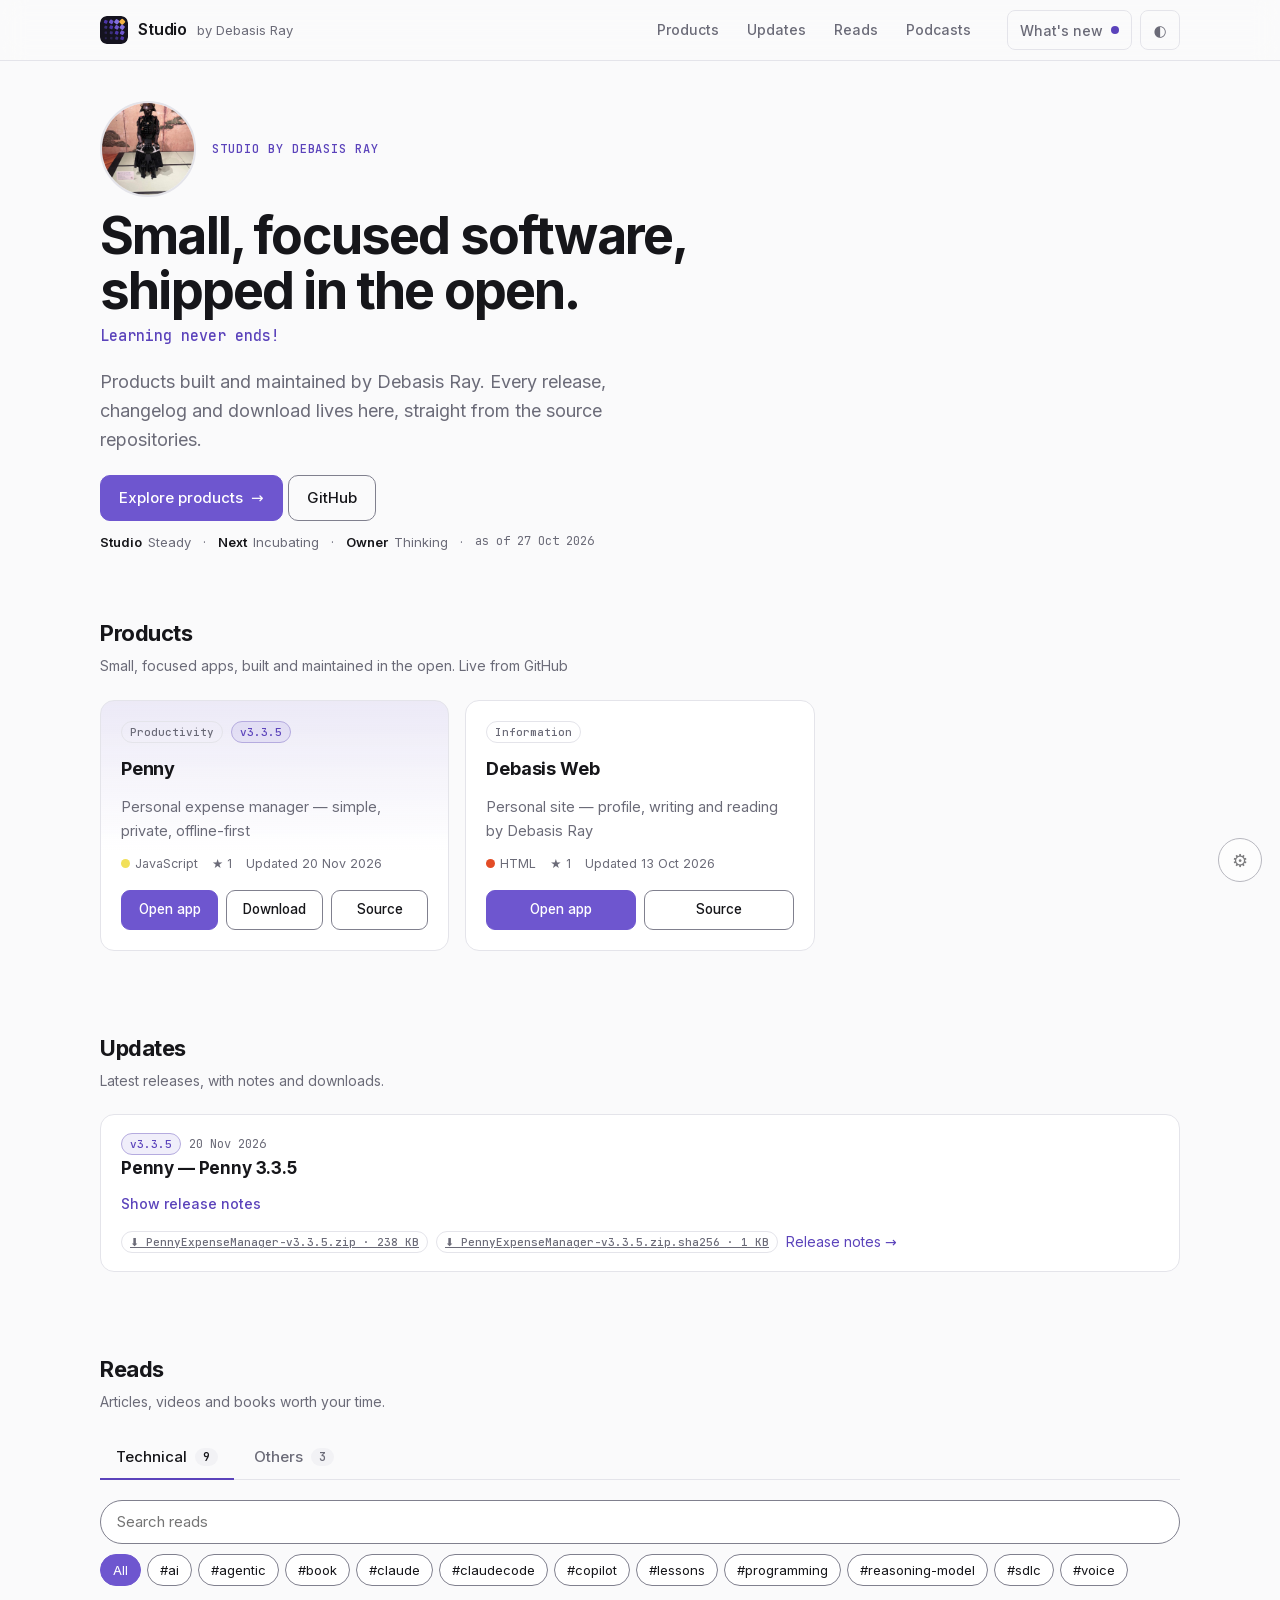
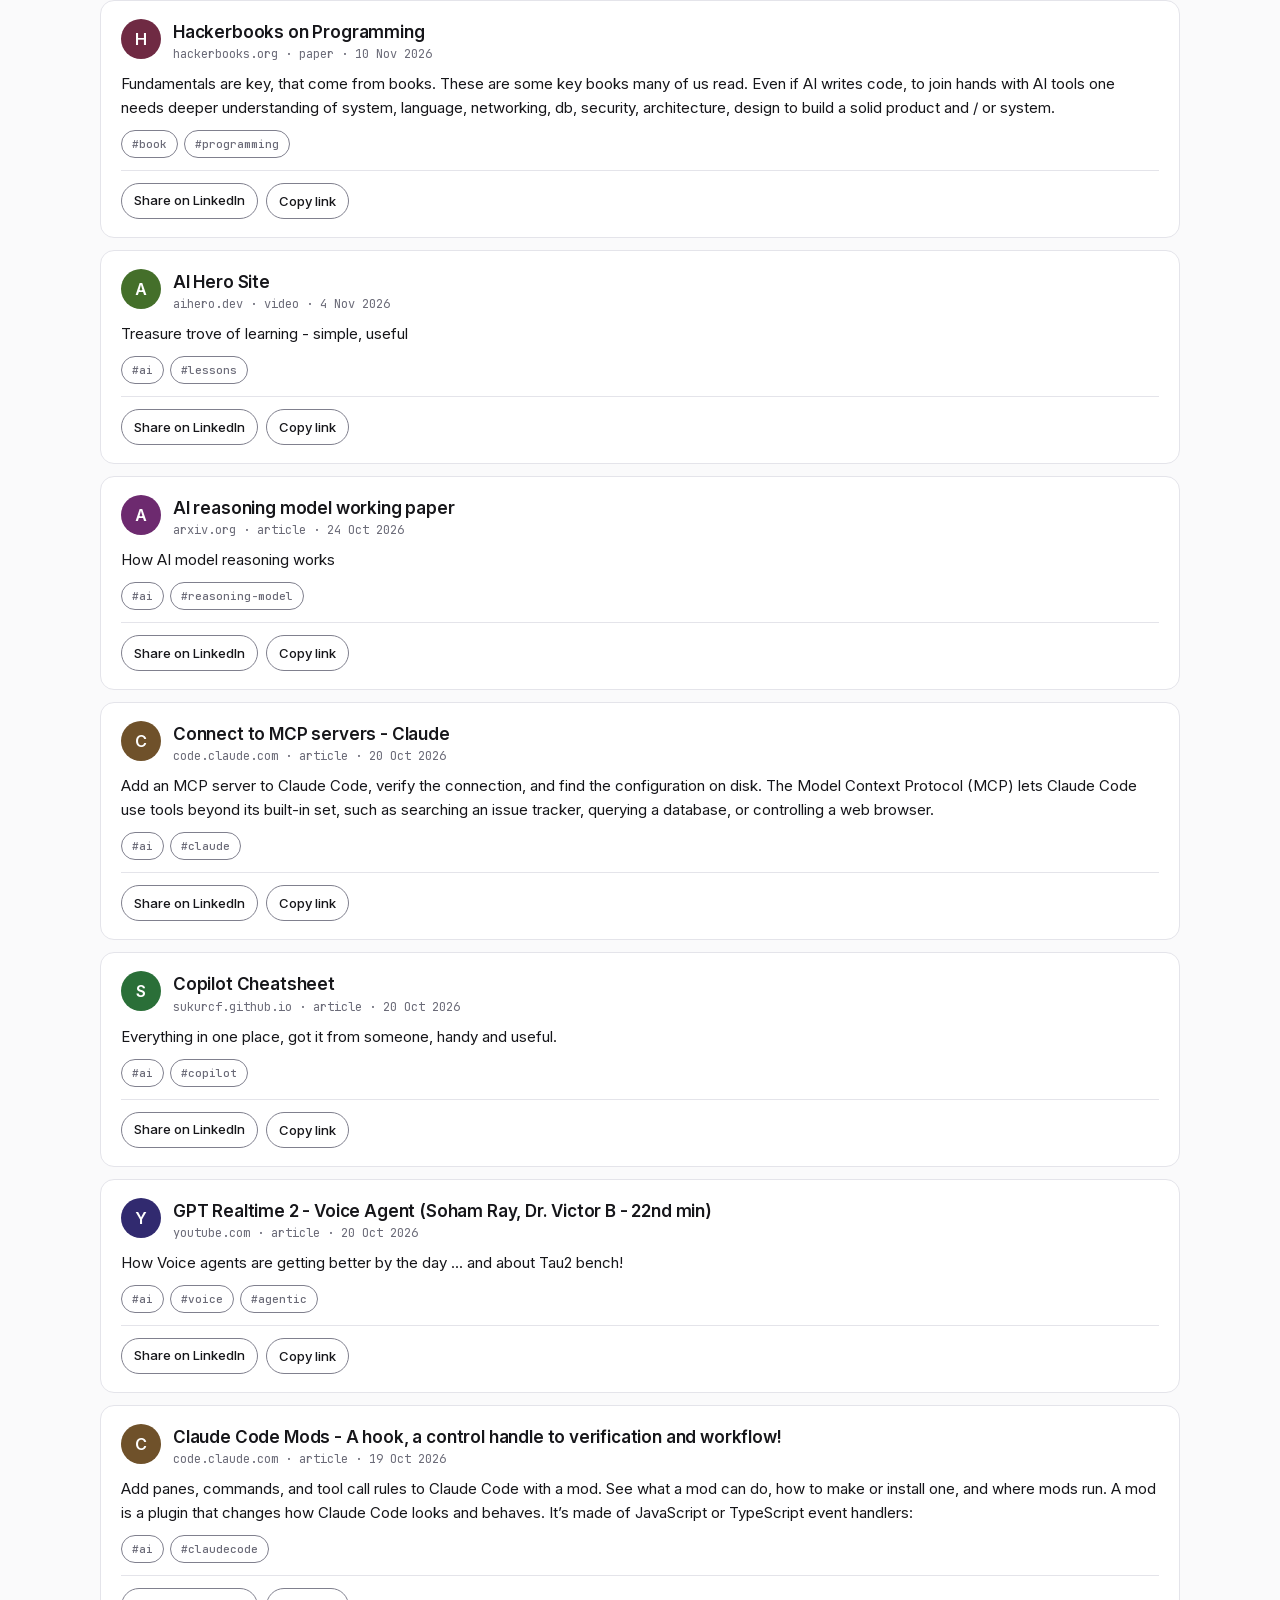
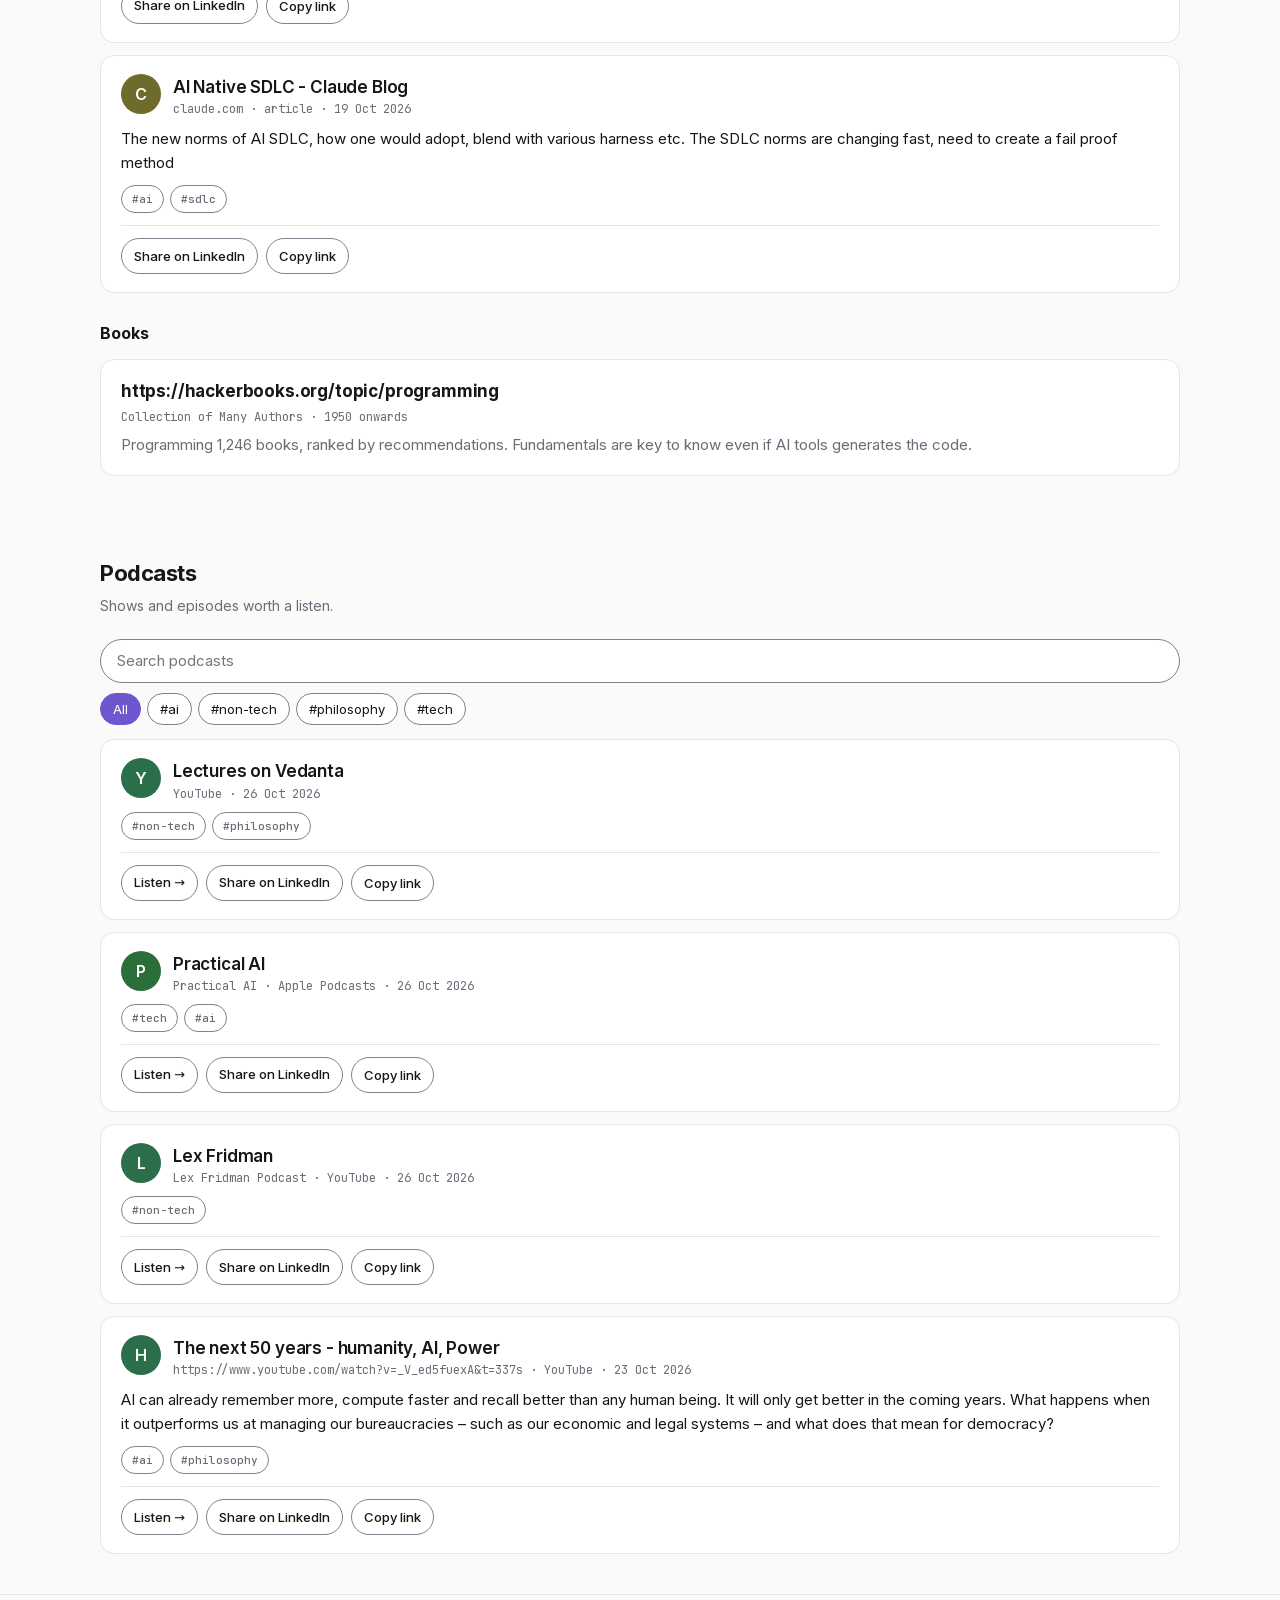
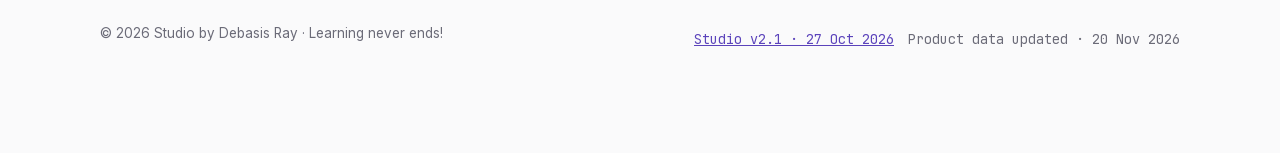
<file: index.html>
<!doctype html>
<html lang="en" data-theme="dark">
<head>
<meta charset="utf-8">
<meta name="viewport" content="width=device-width, initial-scale=1">
<title>Studio by Debasis Ray — learning never ends!</title>
<meta name="description" content="Studio by Debasis Ray: small, focused software products with release notes, writing and a curated reading list. Learning never ends!">
<meta http-equiv="Content-Security-Policy" content="default-src 'none'; script-src 'self'; style-src 'self'; font-src 'self'; img-src 'self' data:; connect-src 'self' https://api.github.com; base-uri 'none'; form-action 'none'">
<meta name="referrer" content="strict-origin-when-cross-origin">
<link rel="icon" type="image/svg+xml" href="assets/logo.svg">
<link rel="preload" href="fonts/inter-latin.woff2" as="font" type="font/woff2" crossorigin>
<link rel="stylesheet" href="css/site.css">
<script type="application/ld+json">
{
  "@context": "https://schema.org",
  "@type": "Person",
  "name": "Debasis Ray",
  "alternateName": "debasisr66",
  "jobTitle": "Executive Vice President",
  "worksFor": {
    "@type": "Organization",
    "name": "Cybage Software",
    "url": "https://cybage.com"
  },
  "url": "https://debasisr66.github.io/studio/",
  "sameAs": [
    "https://github.com/debasisr66",
    "https://www.linkedin.com/in/debasisray/",
    "https://cybage.com/about-us/debasis-ray"
  ]
}
</script>
</head>
<body id="top">
<a class="skip" href="#main">Skip to content</a>
<noscript>
<section>
<h2>Featured Products by Debasis Ray</h2>
<ul>
<li><a href="https://debasisr66.github.io/PennyExpenseManager/">Penny Expense Manager</a> — Offline-capable, zero-dependency personal expense tracker with Hindi, Hinglish, and Spanish voice entry.</li>
</ul>
</section>
</noscript>

<header class="top">
  <div class="wrap">
    <a class="brand" href="#top" aria-label="Studio by Debasis Ray, back to top"><img class="logo" src="assets/logo.svg" alt="" width="28" height="28"> Studio <small>by Debasis Ray</small></a>
    <!-- the links in both navs are the fallback for a page where scripts fail; app.js rebuilds both from SECTIONS -->
    <nav class="links" id="navlinks" aria-label="Sections">
      <a href="#products">Products</a><a href="#updates">Updates</a><a href="#reads">Reads</a><a href="#podcasts">Podcasts</a>
    </nav>
    <div class="hdr-actions">
      <button class="whatsnew" id="whatsNewBtn" type="button" aria-haspopup="dialog" aria-label="What's new" hidden><span class="wn-text" aria-hidden="true">What's new</span><span class="wn-icon" aria-hidden="true">✦</span><span class="wn-dot" id="wnDot" aria-hidden="true" hidden></span></button>
      <button class="icon-btn" id="theme" type="button" aria-label="Switch theme"><span aria-hidden="true">◐</span></button>
    </div>
  </div>
</header>

<main id="main">
  <section class="hero"><div class="wrap">
    <div class="who">
      <div class="photo">
        <img id="profileImg" class="photo-img" alt="Debasis Ray" width="96" height="96" hidden>
        <span class="photo-mono" id="profileMono" aria-hidden="true">D</span>
      </div>
      <div class="who-text">
        <div class="eyebrow">Studio by Debasis Ray</div>
        <button class="addbtn" id="changePhoto" type="button" aria-label="Change profile photo">Change photo</button>
      </div>
      <input type="file" id="photoFile" accept="image/png,image/jpeg,image/webp" hidden>
    </div>
    <h1>Small, focused software, shipped in the open.</h1>
    <p class="tagline">Learning never ends!</p>
    <p>Products built and maintained by Debasis Ray. Every release, changelog and download lives here, straight from the source repositories.</p>
    <a class="cta" href="#products">Explore products <span aria-hidden="true">→</span></a>
    <a class="cta ghost" href="https://github.com/debasisr66" rel="noopener noreferrer">GitHub<span class="sr"> (opens in a new tab)</span></a>
    <div class="owner-status" id="ownerStatus" role="group" aria-label="Studio status" hidden></div>
  </div></section>

  <noscript><div class="wrap"><div class="notice">This site needs JavaScript to show products and reading lists. The source is at <a href="https://github.com/debasisr66/studio">github.com/debasisr66/studio</a>.</div></div></noscript>

  <section class="block" id="products" aria-labelledby="h-products"><div class="wrap">
    <div class="sec-head"><h2 id="h-products">Products</h2><p class="sec-desc">Small, focused apps, built and maintained in the open. <span id="syncnote"></span></p></div>
    <div id="notice"></div>
    <div class="grid" id="grid" aria-busy="true"><div class="card skel" aria-hidden="true"></div><div class="card skel" aria-hidden="true"></div></div>
  </div></section>

  <section class="block" id="updates" aria-labelledby="h-updates"><div class="wrap">
    <div class="sec-head"><h2 id="h-updates">Updates</h2><p class="sec-desc">Latest releases, with notes and downloads.</p></div>
    <div class="feed" id="updatesFeed"></div>
  </div></section>

  <section class="block" id="reads" aria-labelledby="h-reads"><div class="wrap">
    <div class="sec-head"><h2 id="h-reads">Reads</h2><p class="sec-desc">Articles, videos and books worth your time.</p></div>
    <div class="tabs" id="readTabs" role="tablist" aria-label="Reads sections"></div>
    <div class="reads" id="readsPanel" role="tabpanel" aria-labelledby="tab-technical">
        <div class="composer" id="composer">
          <button class="composer-open" id="composerOpen" type="button" aria-expanded="false" aria-controls="composerForm">
            <span class="avatar" aria-hidden="true">D</span><span>Share a read…</span>
          </button>
          <form id="composerForm" novalidate aria-labelledby="composerTitle">
            <h4 id="composerTitle" class="sr">Share a read</h4>
            <p class="muted-xs">Podcast links go in <a href="#podcasts">Podcasts</a>.</p>
            <div class="field"><label for="cf-url">Link</label>
              <input id="cf-url" name="url" type="text" inputmode="url" autocomplete="off" placeholder="https://…" aria-describedby="cf-url-err">
              <div class="field-err" id="cf-url-err" role="alert"></div></div>
            <div class="field"><label for="cf-title">Title</label>
              <input id="cf-title" name="title" type="text" autocomplete="off" aria-describedby="cf-title-err">
              <div class="field-err" id="cf-title-err" role="alert"></div></div>
            <div class="field"><label for="cf-comment">Your take <span class="opt">(optional)</span></label>
              <textarea id="cf-comment" name="comment" aria-describedby="cf-comment-help cf-comment-err" placeholder="Why is this worth reading?"></textarea>
              <div class="help"><span id="cf-comment-err" class="field-err m0" role="alert"></span><span id="cf-comment-help" aria-live="off"><span id="cf-count">0</span>/280</span></div></div>
            <div class="fields-2">
              <div class="field"><label for="cf-kind">Type</label>
                <select id="cf-kind" name="kind"><option value="article">Article</option><option value="video">Video</option><option value="paper">Paper</option><option value="tool">Tool</option></select></div>
              <div class="field"><label for="cf-tags">Tags <span class="opt">(comma separated, up to 5)</span></label>
                <input id="cf-tags" name="tags" type="text" autocomplete="off" placeholder="ai, architecture"></div>
            </div>
            <fieldset class="sect-field" id="cf-category" aria-describedby="cf-category-err"><legend>Section</legend><div class="radios" id="cf-category-opts"></div>
              <div class="field-err" id="cf-category-err" role="alert"></div></fieldset>
            <div class="preview" id="cf-preview-wrap"><h4>Preview</h4><div id="cf-preview"></div><p class="muted-xs" id="cf-preview-section"></p></div>
            <div class="form-btns">
              <button type="button" class="cta ghost" id="cf-cancel">Cancel</button>
              <button type="submit" class="cta" id="cf-submit">Post</button>
            </div>
          </form>
        </div>

        <div class="toolbar" id="toolbar" hidden>
          <input type="search" id="readSearch" aria-label="Search reads" placeholder="Search reads" autocomplete="off">
          <div class="chips" id="tagChips" role="group" aria-label="Filter by tag"></div>
        </div>
        <p class="count" id="readCount" aria-live="polite"></p>
        <div class="feed" id="articlesFeed"></div>
      <div class="books" id="booksBlock">
        <h3 class="sub-h">Books</h3>
        <button class="addbtn" id="addBook" type="button">+ Add book</button>
        <div class="feed" id="booksFeed"></div>
      </div>
    </div>
  </div></section>

  <section class="block" id="podcasts" aria-labelledby="h-podcasts"><div class="wrap">
    <div class="sec-head"><h2 id="h-podcasts">Podcasts</h2><p class="sec-desc">Shows and episodes worth a listen.</p></div>

    <div class="composer" id="podcastComposer">
      <button class="composer-open" id="podcastComposerOpen" type="button" aria-expanded="false" aria-controls="podcastForm">
        <span class="avatar" aria-hidden="true">D</span><span>Share a podcast…</span>
      </button>
      <form id="podcastForm" novalidate aria-labelledby="podcastFormTitle">
        <h4 id="podcastFormTitle" class="sr">Share a podcast</h4>
        <div class="field"><label for="pf-url">Link</label>
          <input id="pf-url" name="url" type="text" inputmode="url" autocomplete="off" placeholder="https://…" aria-describedby="pf-url-err">
          <div class="field-err" id="pf-url-err" role="alert"></div></div>
        <div class="field"><label for="pf-title">Title</label>
          <input id="pf-title" name="title" type="text" autocomplete="off" aria-describedby="pf-title-err">
          <div class="field-err" id="pf-title-err" role="alert"></div></div>
        <div class="fields-2">
          <div class="field"><label for="pf-show">Show <span class="opt">(optional)</span></label>
            <input id="pf-show" name="show" type="text" autocomplete="off" aria-describedby="pf-show-err">
            <div class="field-err" id="pf-show-err" role="alert"></div></div>
          <div class="field"><label for="pf-tags">Tags <span class="opt">(comma separated, up to 5)</span></label>
            <input id="pf-tags" name="tags" type="text" autocomplete="off" placeholder="ai, history"></div>
        </div>
        <div class="field"><label for="pf-comment">Your take <span class="opt">(optional)</span></label>
          <textarea id="pf-comment" name="comment" aria-describedby="pf-comment-help pf-comment-err" placeholder="Why is this worth a listen?"></textarea>
          <div class="help"><span id="pf-comment-err" class="field-err m0" role="alert"></span><span id="pf-comment-help" aria-live="off"><span id="pf-count">0</span>/280</span></div></div>
        <div class="preview"><h4>Preview</h4><div id="pf-preview"></div></div>
        <div class="form-btns">
          <button type="button" class="cta ghost" id="pf-cancel">Cancel</button>
          <button type="submit" class="cta" id="pf-submit">Post</button>
        </div>
      </form>
    </div>

    <div class="toolbar" id="podcastToolbar" hidden>
      <input type="search" id="podcastSearch" aria-label="Search podcasts" placeholder="Search podcasts" autocomplete="off">
      <div class="chips" id="podcastChips" role="group" aria-label="Filter by tag"></div>
    </div>
    <p class="count" id="podcastCount" aria-live="polite"></p>
    <div class="feed" id="podcastFeed"></div>
  </div></section>
</main>

<footer><div class="wrap">
  <span>© <span id="yr"></span> Studio by Debasis Ray · Learning never ends!</span>
  <span class="mono"><button class="linkbtn" id="versionBtn" type="button" aria-haspopup="dialog" hidden></button><span class="nowrap">Product data updated · <span id="synced">—</span></span></span>
</div></footer>

<nav class="bottom" id="navbottom" aria-label="Sections">
  <a href="#products"><b aria-hidden="true">◧</b>Products</a><a href="#updates"><b aria-hidden="true">↻</b>Updates</a><a href="#reads"><b aria-hidden="true">☰</b>Reads</a><a href="#podcasts"><b aria-hidden="true">♪</b>Podcasts</a>
</nav>

<button id="gear" type="button" aria-label="Add to Studio (owner)" aria-haspopup="dialog">⚙</button>
<div id="adminbar" role="region" aria-label="Admin controls">
  <span>Edit mode</span><span id="dirtyinfo"></span>
  <span class="spacer"></span>
  <button class="cta ghost btn-sm" id="addOpen" type="button" aria-haspopup="dialog">Add to Studio</button>
  <button class="cta ghost btn-sm" id="lockBtn" type="button">Lock &amp; sign out</button>
  <button class="cta btn-sm" id="publishBtn" type="button">Publish changes</button>
</div>

<div id="status" role="status" aria-live="polite"></div>
<div class="modal-bg" id="modalBg"><div class="modal" id="modal" role="dialog" aria-modal="true" aria-labelledby="modalTitle"></div></div>

<div class="modal-bg" id="addBg"><div class="modal sheet" id="addSheet" role="dialog" aria-modal="true" aria-labelledby="addTitle">
  <form id="addForm" novalidate>
    <h3 id="addTitle" tabindex="-1">Add to Studio</h3>
    <p class="muted-sm">Owner tool. Paste a link, choose Read or Podcast, then post. Your token is asked for only when you post.</p>
    <div class="field"><label for="qa-url">Link</label>
      <input id="qa-url" name="url" type="text" inputmode="url" autocomplete="off" placeholder="https://…" aria-describedby="qa-dest qa-url-err">
      <button type="button" class="cta ghost paste-btn" id="qa-paste">Paste from clipboard</button>
      <div class="muted-xs dest" id="qa-dest"></div>
      <div class="field-err" id="qa-url-err" role="alert"></div></div>
    <fieldset class="sect-field" id="qa-kind"><legend>Add as</legend><div class="radios">
      <label class="radio"><input type="radio" name="qa-kind" value="read" checked> Read</label>
      <label class="radio"><input type="radio" name="qa-kind" value="podcast"> Podcast</label></div></fieldset>
    <div class="field"><label for="qa-title">Title</label>
      <input id="qa-title" name="title" type="text" autocomplete="off" aria-describedby="qa-title-err">
      <div class="field-err" id="qa-title-err" role="alert"></div></div>
    <div id="qa-read-fields">
      <fieldset class="sect-field" id="qa-category" aria-describedby="qa-category-err"><legend>Section</legend><div class="radios" id="qa-section-opts"></div>
        <div class="field-err" id="qa-category-err" role="alert"></div></fieldset>
      <div class="field"><label for="qa-type">Type</label>
        <select id="qa-type" name="type"><option value="article">Article</option><option value="video">Video</option><option value="paper">Paper</option><option value="tool">Tool</option></select></div>
    </div>
    <div id="qa-pod-fields" hidden>
      <div class="field"><label for="qa-show">Show <span class="opt">(optional)</span></label>
        <input id="qa-show" name="show" type="text" autocomplete="off" aria-describedby="qa-show-err">
        <div class="field-err" id="qa-show-err" role="alert"></div></div>
    </div>
    <div class="field"><label for="qa-tags">Tags <span class="opt">(comma separated, up to 5)</span></label>
      <input id="qa-tags" name="tags" type="text" autocomplete="off" placeholder="ai, architecture"></div>
    <div class="field"><label for="qa-comment">Your take <span class="opt">(optional)</span></label>
      <textarea id="qa-comment" name="comment" aria-describedby="qa-count-wrap qa-comment-err" placeholder="Why is this worth it?"></textarea>
      <div class="help"><span id="qa-comment-err" class="field-err m0" role="alert"></span><span id="qa-count-wrap" aria-live="off"><span id="qa-count">0</span>/280</span></div></div>
    <div class="err" id="qa-msg" role="alert"></div>
    <div class="muted-xs" id="qa-note" role="status"></div>
    <div class="form-btns">
      <button type="button" class="cta ghost" id="qa-cancel">Cancel</button>
      <button type="button" class="cta ghost" id="qa-draft">Post as draft</button>
      <button type="button" class="cta" id="qa-publish">Post and publish</button>
    </div>
    <div class="edit-entry"><button type="button" class="cta ghost" id="qa-unlock">Edit or delete items</button><p class="muted-xs">Unlocks the owner tools without posting. Your text here is kept.</p></div>
  </form>
</div></div>

<div class="modal-bg" id="tokBg"><div class="modal" id="tokPrompt" role="dialog" aria-modal="true" aria-labelledby="tokTitle">
  <form id="tokForm" novalidate>
    <h3 id="tokTitle" tabindex="-1">Unlock to post</h3>
    <p class="muted-sm">Use the GitHub token for this site. It stays in this tab only and is forgotten when you close it or when a publish succeeds.</p>
    <label for="tok-user">Username</label><input id="tok-user" name="username" type="text" autocomplete="username" value="studio-admin" readonly>
    <label for="pat">Token</label><input id="pat" name="password" type="password" autocomplete="current-password" placeholder="github_pat_…">
    <div class="err" id="tok-err" role="alert"></div>
    <div class="btns"><button type="button" class="cta ghost" id="tok-cancel">Cancel</button><button type="submit" class="cta" id="tok-go">Unlock</button></div>
  </form>
</div></div>

<script src="js/safe-lib.js"></script>
<script src="js/reads-lib.js"></script>
<script src="js/podcast-lib.js"></script>
<script src="js/status-lib.js"></script>
<script src="js/quickadd-lib.js"></script>
<script src="js/token-store.js"></script>
<script src="js/image-lib.js"></script>
<script src="js/app.js"></script>
</body>
</html>
</file>
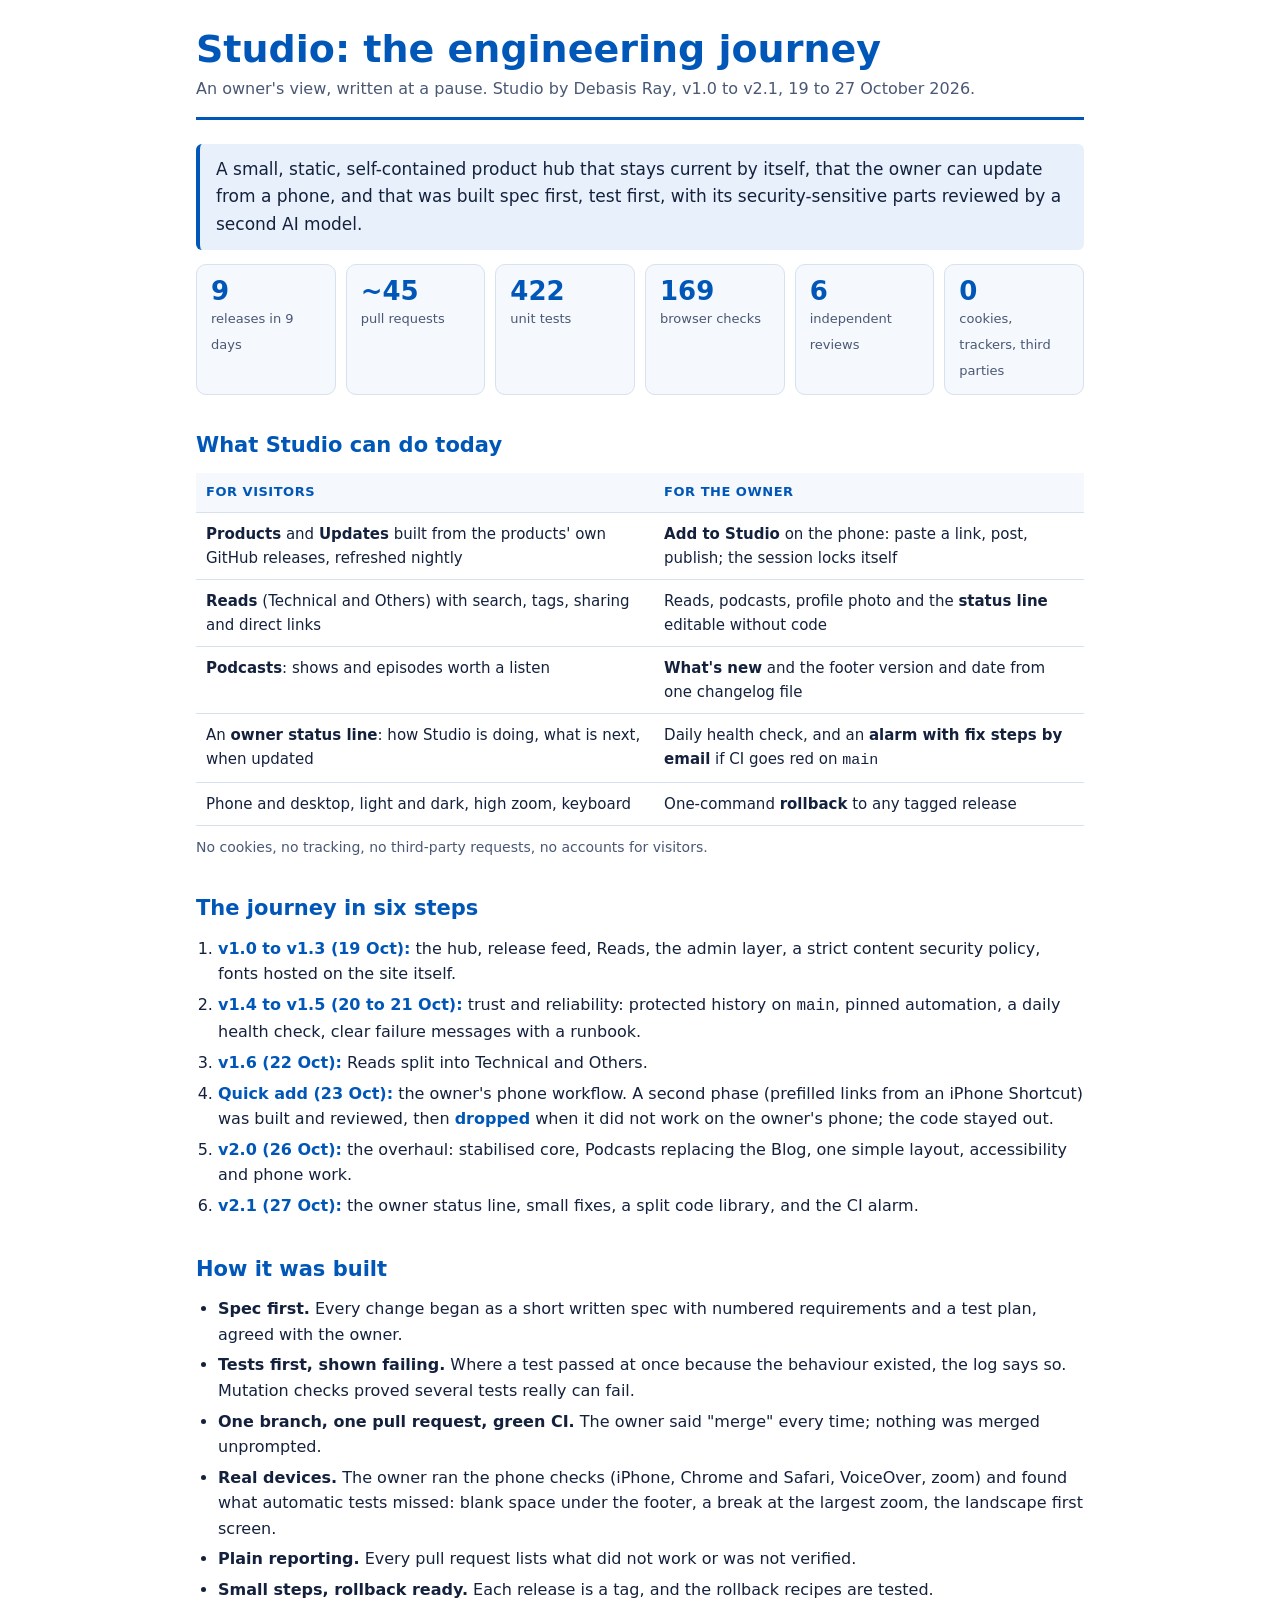
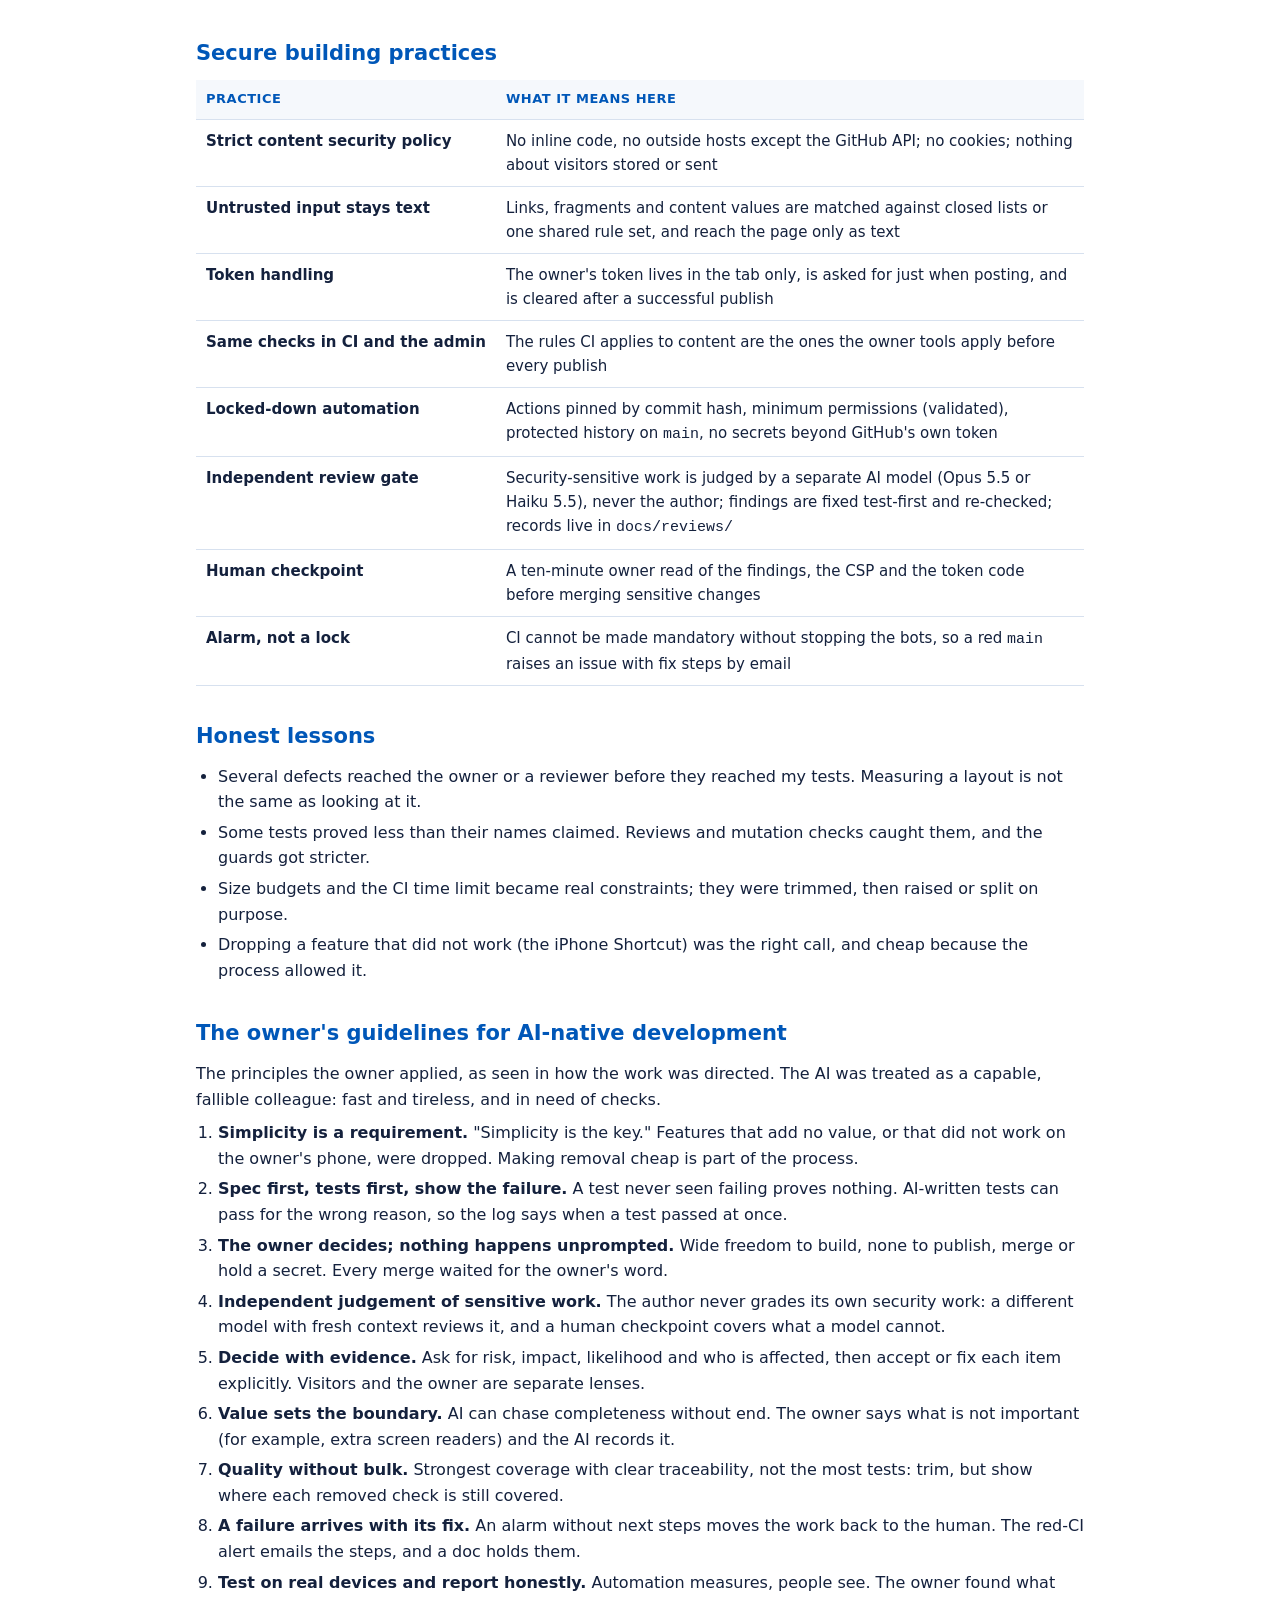
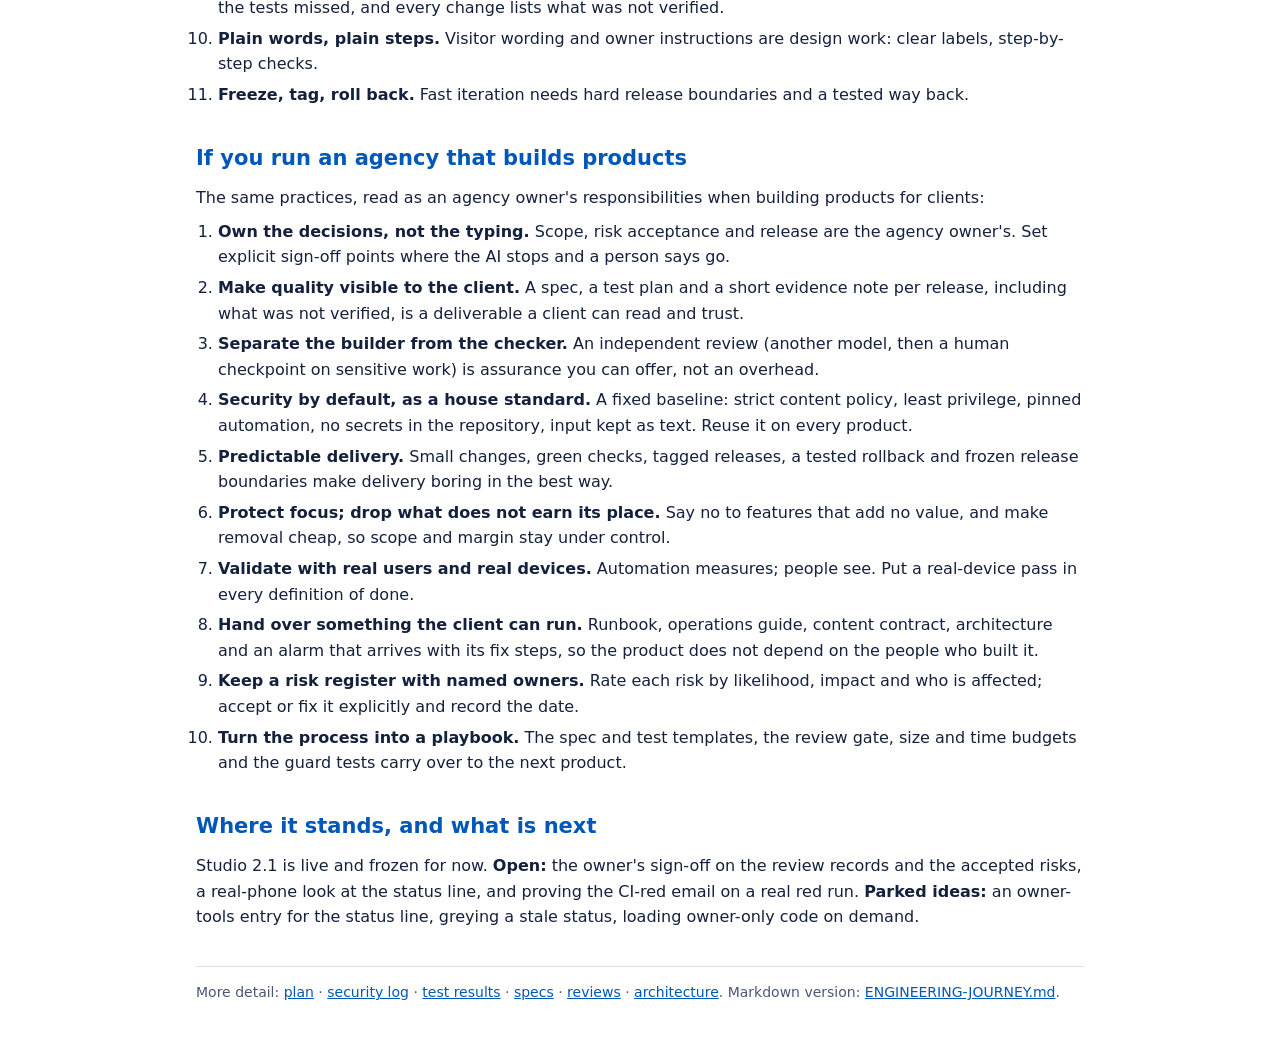
<file: docs/engineering-journey.html>
<!doctype html>
<html lang="en">
<head>
<meta charset="utf-8">
<meta name="viewport" content="width=device-width, initial-scale=1">
<title>Studio: the engineering journey</title>
<meta name="description" content="An owner's view of building Studio: capabilities, process and secure building practices, v1.0 to v2.1.">
<style>
:root{--bg:#fff;--text:#14213d;--muted:#4a5875;--blue:#0057b8;--blue-soft:#e8f1fb;--line:#d7e1ef;--card:#f5f8fc}
@media (prefers-color-scheme:dark){:root{--bg:#0d1526;--text:#e8eefb;--muted:#a9b8d6;--blue:#6fb0ff;--blue-soft:#14284a;--line:#233355;--card:#121d36}}
*{box-sizing:border-box}
body{margin:0;background:var(--bg);color:var(--text);font:16px/1.6 system-ui,-apple-system,"Segoe UI",Roboto,sans-serif}
main{max-width:920px;margin:0 auto;padding:28px 16px 64px}
header{border-bottom:3px solid var(--blue);padding-bottom:16px;margin-bottom:24px}
h1{margin:0 0 4px;font-size:clamp(26px,5vw,38px);line-height:1.15;color:var(--blue)}
.sub{color:var(--muted);margin:0}
h2{margin:34px 0 10px;font-size:21px;color:var(--blue)}
p{margin:8px 0}
.lead{background:var(--blue-soft);border-left:4px solid var(--blue);padding:12px 16px;border-radius:6px;font-size:17px}
.stats{display:grid;grid-template-columns:repeat(auto-fit,minmax(130px,1fr));gap:10px;margin:14px 0}
.stat{background:var(--card);border:1px solid var(--line);border-radius:10px;padding:12px 14px}
.stat b{display:block;font-size:26px;color:var(--blue);line-height:1.1}
.stat span{color:var(--muted);font-size:13px}
table{width:100%;border-collapse:collapse;margin:10px 0;font-size:15px}
th,td{text-align:left;vertical-align:top;padding:9px 10px;border-bottom:1px solid var(--line)}
th{background:var(--card);color:var(--blue);font-size:13px;text-transform:uppercase;letter-spacing:.04em}
td:first-child{font-weight:600;white-space:nowrap}
ol,ul{padding-left:22px;margin:8px 0}
li{margin:5px 0}
.steps li b{color:var(--blue)}
.note{color:var(--muted);font-size:14px}
a{color:var(--blue)}
footer{margin-top:36px;border-top:1px solid var(--line);padding-top:14px;color:var(--muted);font-size:14px}
@media (max-width:620px){td:first-child{white-space:normal}th,td{padding:8px 6px}}
@media print{body{font-size:12px}h2{margin-top:18px}}
</style>
</head>
<body>
<main>
<header>
  <h1>Studio: the engineering journey</h1>
  <p class="sub">An owner's view, written at a pause. Studio by Debasis Ray, v1.0 to v2.1, 19 to 27 October 2026.</p>
</header>

<p class="lead">A small, static, self-contained product hub that stays current by itself, that the owner can update from a phone, and that was built spec first, test first, with its security-sensitive parts reviewed by a second AI model.</p>

<div class="stats" aria-label="Key numbers">
  <div class="stat"><b>9</b><span>releases in 9 days</span></div>
  <div class="stat"><b>~45</b><span>pull requests</span></div>
  <div class="stat"><b>422</b><span>unit tests</span></div>
  <div class="stat"><b>169</b><span>browser checks</span></div>
  <div class="stat"><b>6</b><span>independent reviews</span></div>
  <div class="stat"><b>0</b><span>cookies, trackers, third parties</span></div>
</div>

<h2>What Studio can do today</h2>
<table>
  <tr><th>For visitors</th><th>For the owner</th></tr>
  <tr><td style="font-weight:400;white-space:normal"><b>Products</b> and <b>Updates</b> built from the products' own GitHub releases, refreshed nightly</td><td style="font-weight:400"><b>Add to Studio</b> on the phone: paste a link, post, publish; the session locks itself</td></tr>
  <tr><td style="font-weight:400;white-space:normal"><b>Reads</b> (Technical and Others) with search, tags, sharing and direct links</td><td style="font-weight:400">Reads, podcasts, profile photo and the <b>status line</b> editable without code</td></tr>
  <tr><td style="font-weight:400;white-space:normal"><b>Podcasts</b>: shows and episodes worth a listen</td><td style="font-weight:400"><b>What's new</b> and the footer version and date from one changelog file</td></tr>
  <tr><td style="font-weight:400;white-space:normal">An <b>owner status line</b>: how Studio is doing, what is next, when updated</td><td style="font-weight:400">Daily health check, and an <b>alarm with fix steps by email</b> if CI goes red on <code>main</code></td></tr>
  <tr><td style="font-weight:400;white-space:normal">Phone and desktop, light and dark, high zoom, keyboard</td><td style="font-weight:400">One-command <b>rollback</b> to any tagged release</td></tr>
</table>
<p class="note">No cookies, no tracking, no third-party requests, no accounts for visitors.</p>

<h2>The journey in six steps</h2>
<ol class="steps">
  <li><b>v1.0 to v1.3 (19 Oct):</b> the hub, release feed, Reads, the admin layer, a strict content security policy, fonts hosted on the site itself.</li>
  <li><b>v1.4 to v1.5 (20 to 21 Oct):</b> trust and reliability: protected history on <code>main</code>, pinned automation, a daily health check, clear failure messages with a runbook.</li>
  <li><b>v1.6 (22 Oct):</b> Reads split into Technical and Others.</li>
  <li><b>Quick add (23 Oct):</b> the owner's phone workflow. A second phase (prefilled links from an iPhone Shortcut) was built and reviewed, then <b>dropped</b> when it did not work on the owner's phone; the code stayed out.</li>
  <li><b>v2.0 (26 Oct):</b> the overhaul: stabilised core, Podcasts replacing the Blog, one simple layout, accessibility and phone work.</li>
  <li><b>v2.1 (27 Oct):</b> the owner status line, small fixes, a split code library, and the CI alarm.</li>
</ol>

<h2>How it was built</h2>
<ul>
  <li><b>Spec first.</b> Every change began as a short written spec with numbered requirements and a test plan, agreed with the owner.</li>
  <li><b>Tests first, shown failing.</b> Where a test passed at once because the behaviour existed, the log says so. Mutation checks proved several tests really can fail.</li>
  <li><b>One branch, one pull request, green CI.</b> The owner said "merge" every time; nothing was merged unprompted.</li>
  <li><b>Real devices.</b> The owner ran the phone checks (iPhone, Chrome and Safari, VoiceOver, zoom) and found what automatic tests missed: blank space under the footer, a break at the largest zoom, the landscape first screen.</li>
  <li><b>Plain reporting.</b> Every pull request lists what did not work or was not verified.</li>
  <li><b>Small steps, rollback ready.</b> Each release is a tag, and the rollback recipes are tested.</li>
</ul>

<h2>Secure building practices</h2>
<table>
  <tr><th>Practice</th><th>What it means here</th></tr>
  <tr><td>Strict content security policy</td><td>No inline code, no outside hosts except the GitHub API; no cookies; nothing about visitors stored or sent</td></tr>
  <tr><td>Untrusted input stays text</td><td>Links, fragments and content values are matched against closed lists or one shared rule set, and reach the page only as text</td></tr>
  <tr><td>Token handling</td><td>The owner's token lives in the tab only, is asked for just when posting, and is cleared after a successful publish</td></tr>
  <tr><td>Same checks in CI and the admin</td><td>The rules CI applies to content are the ones the owner tools apply before every publish</td></tr>
  <tr><td>Locked-down automation</td><td>Actions pinned by commit hash, minimum permissions (validated), protected history on <code>main</code>, no secrets beyond GitHub's own token</td></tr>
  <tr><td>Independent review gate</td><td>Security-sensitive work is judged by a separate AI model (Opus 5.5 or Haiku 5.5), never the author; findings are fixed test-first and re-checked; records live in <code>docs/reviews/</code></td></tr>
  <tr><td>Human checkpoint</td><td>A ten-minute owner read of the findings, the CSP and the token code before merging sensitive changes</td></tr>
  <tr><td>Alarm, not a lock</td><td>CI cannot be made mandatory without stopping the bots, so a red <code>main</code> raises an issue with fix steps by email</td></tr>
</table>

<h2>Honest lessons</h2>
<ul>
  <li>Several defects reached the owner or a reviewer before they reached my tests. Measuring a layout is not the same as looking at it.</li>
  <li>Some tests proved less than their names claimed. Reviews and mutation checks caught them, and the guards got stricter.</li>
  <li>Size budgets and the CI time limit became real constraints; they were trimmed, then raised or split on purpose.</li>
  <li>Dropping a feature that did not work (the iPhone Shortcut) was the right call, and cheap because the process allowed it.</li>
</ul>

<h2>The owner's guidelines for AI-native development</h2>
<p>The principles the owner applied, as seen in how the work was directed. The AI was treated as a capable, fallible colleague: fast and tireless, and in need of checks.</p>
<ol>
  <li><b>Simplicity is a requirement.</b> &quot;Simplicity is the key.&quot; Features that add no value, or that did not work on the owner's phone, were dropped. Making removal cheap is part of the process.</li>
  <li><b>Spec first, tests first, show the failure.</b> A test never seen failing proves nothing. AI-written tests can pass for the wrong reason, so the log says when a test passed at once.</li>
  <li><b>The owner decides; nothing happens unprompted.</b> Wide freedom to build, none to publish, merge or hold a secret. Every merge waited for the owner's word.</li>
  <li><b>Independent judgement of sensitive work.</b> The author never grades its own security work: a different model with fresh context reviews it, and a human checkpoint covers what a model cannot.</li>
  <li><b>Decide with evidence.</b> Ask for risk, impact, likelihood and who is affected, then accept or fix each item explicitly. Visitors and the owner are separate lenses.</li>
  <li><b>Value sets the boundary.</b> AI can chase completeness without end. The owner says what is not important (for example, extra screen readers) and the AI records it.</li>
  <li><b>Quality without bulk.</b> Strongest coverage with clear traceability, not the most tests: trim, but show where each removed check is still covered.</li>
  <li><b>A failure arrives with its fix.</b> An alarm without next steps moves the work back to the human. The red-CI alert emails the steps, and a doc holds them.</li>
  <li><b>Test on real devices and report honestly.</b> Automation measures, people see. The owner found what the tests missed, and every change lists what was not verified.</li>
  <li><b>Plain words, plain steps.</b> Visitor wording and owner instructions are design work: clear labels, step-by-step checks.</li>
  <li><b>Freeze, tag, roll back.</b> Fast iteration needs hard release boundaries and a tested way back.</li>
</ol>

<h2>If you run an agency that builds products</h2>
<p>The same practices, read as an agency owner's responsibilities when building products for clients:</p>
<ol>
  <li><b>Own the decisions, not the typing.</b> Scope, risk acceptance and release are the agency owner's. Set explicit sign-off points where the AI stops and a person says go.</li>
  <li><b>Make quality visible to the client.</b> A spec, a test plan and a short evidence note per release, including what was not verified, is a deliverable a client can read and trust.</li>
  <li><b>Separate the builder from the checker.</b> An independent review (another model, then a human checkpoint on sensitive work) is assurance you can offer, not an overhead.</li>
  <li><b>Security by default, as a house standard.</b> A fixed baseline: strict content policy, least privilege, pinned automation, no secrets in the repository, input kept as text. Reuse it on every product.</li>
  <li><b>Predictable delivery.</b> Small changes, green checks, tagged releases, a tested rollback and frozen release boundaries make delivery boring in the best way.</li>
  <li><b>Protect focus; drop what does not earn its place.</b> Say no to features that add no value, and make removal cheap, so scope and margin stay under control.</li>
  <li><b>Validate with real users and real devices.</b> Automation measures; people see. Put a real-device pass in every definition of done.</li>
  <li><b>Hand over something the client can run.</b> Runbook, operations guide, content contract, architecture and an alarm that arrives with its fix steps, so the product does not depend on the people who built it.</li>
  <li><b>Keep a risk register with named owners.</b> Rate each risk by likelihood, impact and who is affected; accept or fix it explicitly and record the date.</li>
  <li><b>Turn the process into a playbook.</b> The spec and test templates, the review gate, size and time budgets and the guard tests carry over to the next product.</li>
</ol>

<h2>Where it stands, and what is next</h2>
<p>Studio 2.1 is live and frozen for now. <b>Open:</b> the owner's sign-off on the review records and the accepted risks, a real-phone look at the status line, and proving the CI-red email on a real red run. <b>Parked ideas:</b> an owner-tools entry for the status line, greying a stale status, loading owner-only code on demand.</p>

<footer>
  More detail: <a href="plan.md">plan</a> · <a href="security.md">security log</a> · <a href="test.md">test results</a> · <a href="specs/README.md">specs</a> · <a href="reviews/">reviews</a> · <a href="ARCHITECTURE.md">architecture</a>. Markdown version: <a href="ENGINEERING-JOURNEY.md">ENGINEERING-JOURNEY.md</a>.
</footer>
</main>
</body>
</html>
</file>
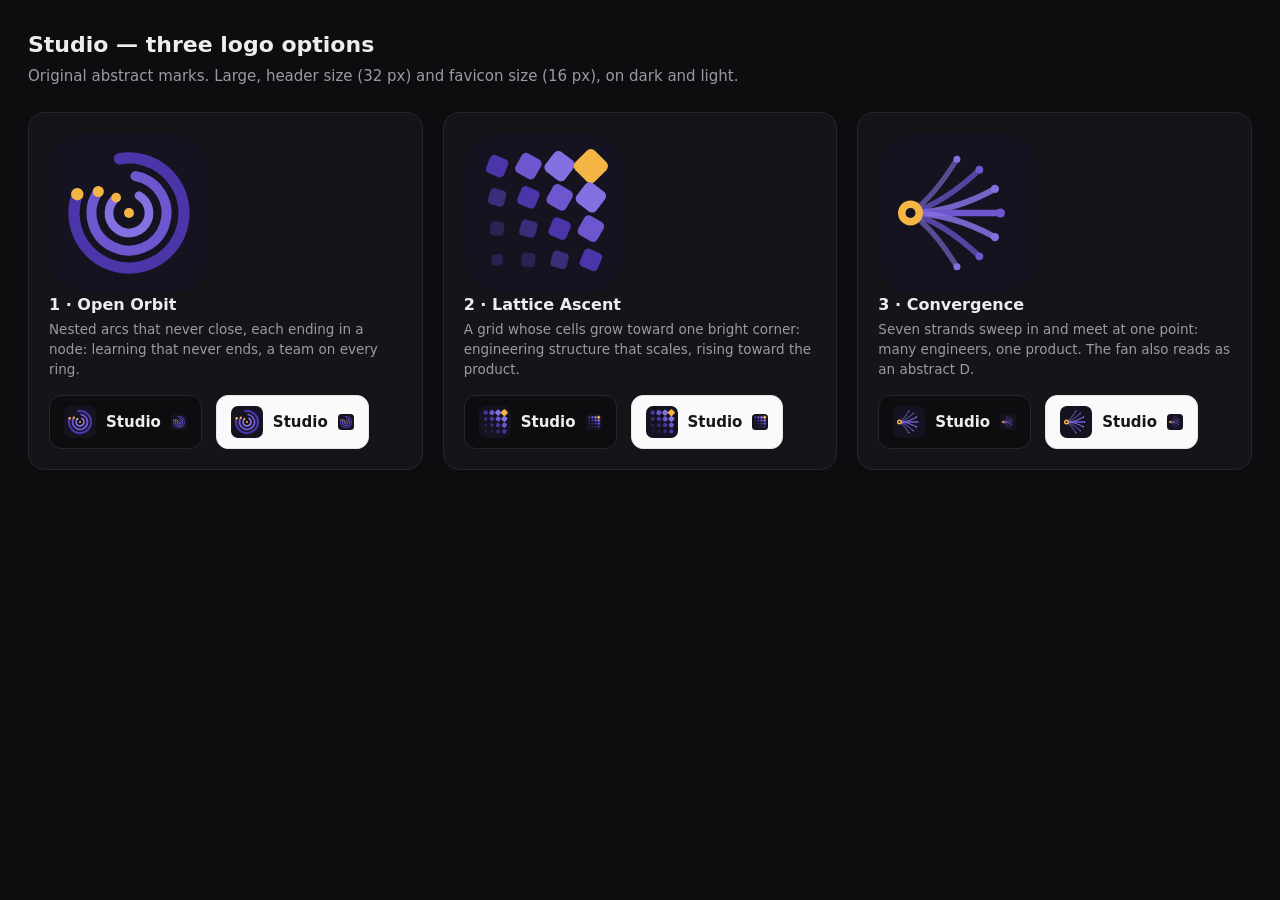
<file: docs/brand/logo-options.html>
<!doctype html>
<html lang="en"><head><meta charset="utf-8"><meta name="viewport" content="width=device-width, initial-scale=1">
<title>Studio logo options</title>
<style>
body{margin:0;font:15px/1.5 system-ui,sans-serif;background:#0D0D0F;color:#EDEDF0;padding:28px}
h1{font-size:22px;margin:0 0 4px} p.sub{color:#9a9aa6;margin:0 0 24px}
.grid{display:grid;grid-template-columns:repeat(auto-fit,minmax(300px,1fr));gap:20px}
.card{background:#151519;border:1px solid #26262E;border-radius:16px;padding:20px}
.card h2{font-size:16px;margin:0 0 2px} .card p{color:#9a9aa6;margin:0 0 14px;font-size:13.5px}
.big img{width:160px;height:160px;display:block}
.row{display:flex;align-items:center;gap:14px;margin-top:16px;flex-wrap:wrap}
.chip{display:flex;align-items:center;gap:10px;padding:10px 14px;border-radius:12px}
.dark{background:#0D0D0F;border:1px solid #26262E}.light{background:#FAFAFB;color:#16161A;border:1px solid #E4E4EA}
.chip img.s{width:32px;height:32px}.chip img.xs{width:16px;height:16px}
.chip b{font-size:15px}
</style></head><body>
<h1>Studio — three logo options</h1>
<p class="sub">Original abstract marks. Large, header size (32 px) and favicon size (16 px), on dark and light.</p>
<div class="grid">
 <div class="card"><div class="big"><img src="logo-option-1-orbit.svg" alt=""></div><h2>1 · Open Orbit</h2><p>Nested arcs that never close, each ending in a node: learning that never ends, a team on every ring.</p>
  <div class="row"><div class="chip dark"><img class="s" src="logo-option-1-orbit.svg" alt=""><b>Studio</b><img class="xs" src="logo-option-1-orbit.svg" alt=""></div><div class="chip light"><img class="s" src="logo-option-1-orbit.svg" alt=""><b>Studio</b><img class="xs" src="logo-option-1-orbit.svg" alt=""></div></div></div>
 <div class="card"><div class="big"><img src="logo-option-2-lattice.svg" alt=""></div><h2>2 · Lattice Ascent</h2><p>A grid whose cells grow toward one bright corner: engineering structure that scales, rising toward the product.</p>
  <div class="row"><div class="chip dark"><img class="s" src="logo-option-2-lattice.svg" alt=""><b>Studio</b><img class="xs" src="logo-option-2-lattice.svg" alt=""></div><div class="chip light"><img class="s" src="logo-option-2-lattice.svg" alt=""><b>Studio</b><img class="xs" src="logo-option-2-lattice.svg" alt=""></div></div></div>
 <div class="card"><div class="big"><img src="logo-option-3-convergence.svg" alt=""></div><h2>3 · Convergence</h2><p>Seven strands sweep in and meet at one point: many engineers, one product. The fan also reads as an abstract D.</p>
  <div class="row"><div class="chip dark"><img class="s" src="logo-option-3-convergence.svg" alt=""><b>Studio</b><img class="xs" src="logo-option-3-convergence.svg" alt=""></div><div class="chip light"><img class="s" src="logo-option-3-convergence.svg" alt=""><b>Studio</b><img class="xs" src="logo-option-3-convergence.svg" alt=""></div></div></div>
</div></body></html>
</file>
<file: css/site.css>
/* Self-hosted fonts (SIL Open Font Licence; see fonts/). Latin plus Latin Extended (the rupee sign, U+20B9, lives in the Extended file);
   other scripts use the system fallback. The browser downloads an Extended file only when a page uses one of its characters. */
@font-face{font-family:'Inter';font-style:normal;font-weight:100 900;font-display:swap;src:url(../fonts/inter-latin.woff2) format('woff2');unicode-range:U+0000-00FF,U+0131,U+0152-0153,U+02BB-02BC,U+02C6,U+02DA,U+02DC,U+0304,U+0308,U+0329,U+2000-206F,U+20AC,U+2122,U+2191,U+2193,U+2212,U+2215,U+FEFF,U+FFFD}
@font-face{font-family:'Inter';font-style:normal;font-weight:100 900;font-display:swap;src:url(../fonts/inter-latin-ext.woff2) format('woff2');unicode-range:U+0100-02BA,U+02BD-02C5,U+02C7-02CC,U+02CE-02D7,U+02DD-02FF,U+0304,U+0308,U+0329,U+1D00-1DBF,U+1E00-1E9F,U+1EF2-1EFF,U+2020,U+20A0-20AB,U+20AD-20C4,U+2113,U+2C60-2C7F,U+A720-A7FF}
@font-face{font-family:'JetBrains Mono';font-style:normal;font-weight:100 800;font-display:swap;src:url(../fonts/jetbrains-mono-latin.woff2) format('woff2');unicode-range:U+0000-00FF,U+0131,U+0152-0153,U+02BB-02BC,U+02C6,U+02DA,U+02DC,U+0304,U+0308,U+0329,U+2000-206F,U+20AC,U+2122,U+2191,U+2193,U+2212,U+2215,U+FEFF,U+FFFD}
@font-face{font-family:'JetBrains Mono';font-style:normal;font-weight:100 800;font-display:swap;src:url(../fonts/jetbrains-mono-latin-ext.woff2) format('woff2');unicode-range:U+0100-02BA,U+02BD-02C5,U+02C7-02CC,U+02CE-02D7,U+02DD-02FF,U+0304,U+0308,U+0329,U+1D00-1DBF,U+1E00-1E9F,U+1EF2-1EFF,U+2020,U+20A0-20AB,U+20AD-20C4,U+2113,U+2C60-2C7F,U+A720-A7FF}
:root{
  --bg:#0D0D0F; --surface:#151519; --surface-2:#1C1C22; --border:#26262E; --field:#6E6E7C;
  --text:#EDEDF0; --muted:#8B8B97; --accent:#6E56CF; --accent-hover:#9682EA; --accent-press:#5B43BB; --accent-soft:rgba(110,86,207,.14);
  --focus:#A99BF0; --ok:#3DD68C; --danger:#F2555A; --radius:14px;
  --font:'Inter',system-ui,-apple-system,'Segoe UI',sans-serif; --mono:'JetBrains Mono',ui-monospace,Menlo,monospace;
}
:root[data-theme="light"]{
  --bg:#FAFAFB; --surface:#FFFFFF; --surface-2:#F2F2F5; --border:#E4E4EA; --field:#80808E;
  --text:#16161A; --muted:#6B6B78; --accent:#6E56CF; --accent-hover:#5B43BB; --accent-press:#5B43BB; --accent-soft:rgba(110,86,207,.10);
  --focus:#5B43BB; --danger:#C62F3A;
}
*{box-sizing:border-box}
html{scroll-behavior:smooth;scroll-padding-top:72px}
body{margin:0;background:var(--bg);color:var(--text);font:16px/1.6 var(--font);-webkit-font-smoothing:antialiased}
a{color:inherit}
.wrap{max-width:1120px;margin:0 auto;padding:0 20px}
.mono{font-family:var(--mono)}
.sr{position:absolute;width:1px;height:1px;overflow:hidden;clip:rect(0 0 0 0);white-space:nowrap}
:focus-visible{outline:2px solid var(--focus);outline-offset:2px;border-radius:6px}
.skip{position:absolute;left:12px;top:-60px;z-index:100;background:var(--accent);color:#fff;padding:10px 16px;border-radius:8px;text-decoration:none;font-weight:600}
.skip:focus{top:12px}
button{font-family:inherit}

/* top nav */
header.top{position:sticky;top:0;z-index:20;background:color-mix(in srgb,var(--bg) 82%,transparent);backdrop-filter:blur(12px);border-bottom:1px solid var(--border)}
header.top .wrap{display:flex;align-items:center;gap:24px;height:60px}
.brand{display:flex;align-items:center;gap:10px;font-weight:600;text-decoration:none;letter-spacing:-.01em}
.brand small{font-weight:400;color:var(--muted);font-size:13px;letter-spacing:0}
.logo{width:28px;height:28px;border-radius:7px;display:block}
nav.links{display:flex;gap:4px;margin-left:auto}
nav.links a{padding:8px 12px;border-radius:8px;text-decoration:none;color:var(--muted);font-size:14px;font-weight:500}
nav.links a:hover,nav.links a[aria-current]{color:var(--text);background:var(--surface-2)}
.icon-btn{background:none;border:1px solid var(--border);color:var(--muted);width:40px;height:40px;border-radius:8px;cursor:pointer;font-size:15px}
.icon-btn:hover{color:var(--text);background:var(--surface-2)}

/* hero */
.hero{padding:40px 0 24px;position:relative;overflow:hidden}
.hero::before{content:"";position:absolute;inset:-40% -10% auto -10%;height:420px;background:radial-gradient(60% 60% at 50% 0,var(--accent-soft),transparent 70%);pointer-events:none}
.eyebrow{font:500 12px var(--mono);color:var(--accent-hover);letter-spacing:.08em;text-transform:uppercase}
.hero h1{font-size:clamp(32px,5vw,52px);line-height:1.05;letter-spacing:-.035em;margin:12px 0 14px;max-width:20ch;font-weight:700}
.hero p{color:var(--muted);font-size:18px;max-width:52ch;margin:0 0 20px}
.hero p.tagline{color:var(--accent-hover);font:500 15px var(--mono);margin:-6px 0 22px}
.cta{display:inline-flex;gap:8px;align-items:center;justify-content:center;min-height:44px;background:var(--accent);color:#fff;padding:10px 18px;border-radius:10px;text-decoration:none;font-weight:500;font-size:15px;border:1px solid var(--accent);cursor:pointer}
.cta:hover{background:var(--accent-press);border-color:var(--accent-press)}
.cta.ghost{background:transparent;color:var(--text);border:1px solid var(--field)}
.cta.ghost:hover{background:var(--surface-2)}
.cta[disabled]{opacity:.5;cursor:not-allowed}

section.block{padding:40px 0}
.sec-head{margin-bottom:22px}
.sec-head h2{font-size:22px;letter-spacing:-.02em;margin:0}
.sec-desc{margin:4px 0 0;color:var(--muted);font-size:14px}

/* product grid */
.grid{display:grid;grid-template-columns:repeat(3,minmax(0,1fr));gap:16px}
.card{background:var(--surface);border:1px solid var(--border);border-radius:var(--radius);padding:20px;display:flex;flex-direction:column;gap:12px;transition:border-color .15s,transform .15s}
.card:hover{border-color:color-mix(in srgb,var(--accent) 55%,var(--border));transform:translateY(-2px)}
.card.featured{background:linear-gradient(180deg,var(--accent-soft),var(--surface) 60%)}
.card h3{margin:0;font-size:18px;letter-spacing:-.01em}
.card p{margin:0;color:var(--muted);font-size:14.5px;flex:1}
.row{display:flex;flex-wrap:wrap;gap:8px;align-items:center}
.tag{font:500 11px var(--mono);padding:3px 8px;border-radius:999px;border:1px solid var(--border);color:var(--muted)}
.tag.ver{color:var(--accent-hover);border-color:color-mix(in srgb,var(--accent) 40%,var(--border));background:var(--accent-soft)}
.dot{display:inline-block;width:9px;height:9px;border-radius:50%;margin-right:5px}
.meta{font-size:12.5px;color:var(--muted);display:flex;gap:14px;align-items:center;flex-wrap:wrap}
.card .actions{display:flex;gap:8px;margin-top:4px}
.card .actions a{flex:1;display:flex;align-items:center;justify-content:center;min-height:40px;text-align:center;padding:8px 10px;border-radius:9px;font-size:13.5px;font-weight:500;text-decoration:none;border:1px solid var(--field)}
.card .actions a.primary{background:var(--accent);border-color:var(--accent);color:#fff}
.card .actions a.primary:hover{background:var(--accent-press);border-color:var(--accent-press)}
.card .actions a:not(.primary):hover{background:var(--surface-2)}
.skel{min-height:210px;background:linear-gradient(90deg,var(--surface) 0%,var(--surface-2) 50%,var(--surface) 100%);background-size:200% 100%;animation:shimmer 1.4s linear infinite}
@keyframes shimmer{to{background-position:-200% 0}}

/* feeds */
.feed{display:flex;flex-direction:column;gap:12px}
.item,.card{overflow-wrap:anywhere;min-width:0}
.item{background:var(--surface);border:1px solid var(--border);border-radius:var(--radius);padding:18px 20px;position:relative}
.item h3{margin:0 0 4px;font-size:17px;letter-spacing:-.01em}
.item .when{font:12px var(--mono);color:var(--muted)}
.item .body{color:var(--muted);font-size:15px;margin-top:8px}
.item .body p{margin:0 0 8px}
.item .body ul{margin:4px 0 8px;padding-left:20px}
.item a.more{color:var(--accent-hover);font-size:14px;text-decoration:none}
.item a.more:hover{text-decoration:underline}
.item .body a{color:var(--accent-hover)}
details.notes summary{cursor:pointer;color:var(--accent-hover);font-size:14px;font-weight:500;min-height:32px;display:flex;align-items:center;margin-top:6px}
details.notes[open] summary{margin-bottom:2px}
.books{margin-top:28px}
.books.is-empty{display:none}
body.admin .books.is-empty{display:block}
.sub-h{margin:0 0 12px;font-size:16px}
.empty{border:1px dashed var(--field);border-radius:var(--radius);padding:28px;text-align:center;color:var(--muted);font-size:14.5px}
.notice{background:var(--surface-2);border:1px solid var(--border);border-radius:10px;padding:10px 14px;color:var(--muted);font-size:13.5px;margin-bottom:16px}

/* reads: section tabs and the composer's Section choice */
.tabs{display:flex;flex-wrap:wrap;gap:4px;margin:0 0 20px;border-bottom:1px solid var(--border)}
.tab{display:inline-flex;align-items:center;gap:8px;min-height:44px;padding:8px 16px;margin-bottom:-1px;background:none;border:0;border-bottom:2px solid transparent;color:var(--muted);font:500 15px var(--font);cursor:pointer}
.tab:hover{color:var(--text)}
.tab[aria-selected="true"]{color:var(--text);border-bottom-color:var(--accent-hover)}
.tab-count{font:500 12px var(--mono);background:var(--surface-2);border-radius:999px;padding:1px 8px}
.sect-field{border:0;margin:12px 0 0;padding:0;min-width:0}
.sect-field legend{padding:0;margin:0 0 2px;font-size:13px;font-weight:500;color:var(--muted)}
.radios{display:flex;flex-wrap:wrap;gap:4px 20px}
.radio{display:inline-flex;align-items:center;gap:8px;min-height:44px;font-size:15px;cursor:pointer}
.radio input{width:20px;height:20px;margin:0;accent-color:var(--accent)}

/* reads: composer, cards, toolbar */
.avatar{flex:none;width:40px;height:40px;border-radius:50%;display:grid;place-items:center;color:#fff;font:600 16px var(--font);text-transform:uppercase;background:hsl(var(--h,260) 45% 30%)}
.composer{display:none;margin-bottom:16px}
body.admin .composer{display:block}
.composer-open{width:100%;display:flex;align-items:center;gap:12px;text-align:left;background:var(--surface);border:1px solid var(--field);border-radius:999px;padding:8px 18px 8px 8px;min-height:56px;color:var(--muted);font-size:15px;cursor:pointer}
.composer-open:hover{background:var(--surface-2)}
.composer form{display:none;background:var(--surface);border:1px solid var(--field);border-radius:var(--radius);padding:18px}
.composer.open form{display:block}
.composer.open .composer-open{display:none}
.field{margin-top:12px}
.field:first-child{margin-top:0}
.field label,.modal label{display:block;font-size:13px;color:var(--muted);margin:0 0 4px;font-weight:500}
.field input,.field textarea,.field select,.modal input,.modal textarea{width:100%;min-height:44px;background:var(--bg);border:1px solid var(--field);color:var(--text);border-radius:8px;padding:9px 11px;font:inherit;font-size:15px}
.field textarea,.modal textarea{min-height:96px;resize:vertical}
.field input:focus-visible,.field textarea:focus-visible,.field select:focus-visible,.modal input:focus-visible,.modal textarea:focus-visible{outline:2px solid var(--focus);outline-offset:1px}
.field [aria-invalid="true"]{border-color:var(--danger)}
.field .help{display:flex;justify-content:space-between;gap:8px;font-size:12.5px;color:var(--muted);margin-top:4px}
.field .help .bad{color:var(--danger)}
.field-err{color:var(--danger);font-size:13px;margin-top:4px}
.fields-2{display:grid;grid-template-columns:1fr 1fr;gap:12px}
.preview{margin-top:14px}
.preview h4{margin:0 0 6px;font-size:12px;font-weight:500;color:var(--muted);letter-spacing:.04em;text-transform:uppercase}
.form-btns{display:flex;gap:8px;justify-content:flex-end;margin-top:16px;flex-wrap:wrap}
.toolbar{display:flex;flex-direction:column;gap:10px;margin-bottom:14px}
.toolbar[hidden]{display:none}   /* a section with fewer than 4 reads has no search or tag chips */
.toolbar input[type=search]{width:100%;min-height:44px;background:var(--surface);border:1px solid var(--field);color:var(--text);border-radius:999px;padding:8px 16px;font:inherit;font-size:15px}
.chips{display:flex;flex-wrap:wrap;gap:6px}
.chip{background:var(--surface);border:1px solid var(--field);color:var(--text);border-radius:999px;padding:5px 12px;min-height:32px;font-size:13px;cursor:pointer}
.chip:hover{background:var(--surface-2)}
.chip[aria-pressed="true"]{background:var(--accent);border-color:var(--accent);color:#fff}
.read-head{display:flex;gap:12px;align-items:flex-start}
.read-title{font-weight:600;font-size:17px;letter-spacing:-.01em;text-decoration:none;overflow-wrap:anywhere}
.read-title:hover{text-decoration:underline}
.read-comment{margin:10px 0 0;font-size:15px;color:var(--text);overflow-wrap:anywhere}
.read-tags{display:flex;flex-wrap:wrap;gap:6px;margin-top:10px}
.read-tags .chip{min-height:28px;padding:2px 10px;font:500 11px var(--mono);color:var(--muted)}
.share-row{display:flex;flex-wrap:wrap;gap:8px;margin-top:12px;padding-top:12px;border-top:1px solid var(--border)}
.share-row a,.share-row button{display:inline-flex;align-items:center;gap:6px;min-height:36px;padding:6px 12px;border-radius:999px;border:1px solid var(--field);background:transparent;color:var(--text);font-size:13px;font-weight:500;text-decoration:none;cursor:pointer}
.share-row a:hover,.share-row button:hover{background:var(--surface-2)}
.count{font-size:13px;color:var(--muted);margin:0 0 10px}

footer{border-top:1px solid var(--border);padding:28px 0 96px;color:var(--muted);font-size:13.5px}
footer .wrap{display:flex;justify-content:space-between;gap:12px;flex-wrap:wrap}

/* toast / live status */
#status{position:fixed;left:50%;bottom:24px;transform:translateX(-50%);z-index:60;background:var(--text);color:var(--bg);padding:10px 16px;border-radius:10px;font-size:14px;font-weight:500;max-width:90vw;opacity:0;pointer-events:none;transition:opacity .2s}
#status.show{opacity:1}

/* mobile bottom nav */
nav.bottom{display:none}
@media (max-width:860px){
  .grid{grid-template-columns:repeat(2,minmax(0,1fr))}
}
@media (max-width:620px){
  .grid{grid-template-columns:minmax(0,1fr)}
  nav.links{display:none}
  .icon-btn{width:44px;height:44px}
  header.top .wrap{justify-content:space-between}
  .hero{padding:20px 0 14px}
  .hero p{font-size:16px;margin-bottom:16px}
  .hero h1{margin:8px 0 10px}
  section.block{padding:32px 0}
  html{scroll-padding-bottom:80px}
  footer{padding-bottom:88px}
  footer .wrap{padding-right:72px}
  .brand{min-height:44px;display:inline-flex;align-items:center}
  .card .actions a{min-height:44px}
  details.notes summary{min-height:44px}
  .chip,.read-tags .chip{min-height:44px}
  .share-row a,.share-row button{min-height:44px}
  a.tag{min-height:44px;display:inline-flex;align-items:center}
  .item a.more{display:inline-flex;align-items:center;min-height:44px}
  a.read-title{display:inline-block;padding:12px 0;margin:-12px 0}
  footer .linkbtn{min-height:44px}
  .fields-2{grid-template-columns:1fr}
  #status{bottom:84px}
  nav.bottom{display:flex;position:fixed;bottom:0;left:0;right:0;z-index:20;background:var(--surface);border-top:1px solid var(--border);padding:6px 8px calc(6px + env(safe-area-inset-bottom))}
  nav.bottom a{flex:1;display:flex;flex-direction:column;align-items:center;justify-content:center;min-height:44px;text-align:center;padding:6px 4px;text-decoration:none;color:var(--muted);font-size:12px;font-weight:500;border-radius:8px}
  nav.bottom a[aria-current]{color:var(--accent-hover);background:var(--accent-soft)}
  nav.bottom a b{display:block;font-size:17px;font-weight:400;line-height:1.2}
}
@media (pointer:coarse){
  .chip{min-height:44px}
  .read-tags .chip{min-height:44px}
  .tools button{min-height:40px;min-width:48px}
}
@media (prefers-reduced-motion:reduce){
  html{scroll-behavior:auto}
  *,*::before,*::after{animation:none!important;transition:none!important}
}

/* admin */
#gear{position:fixed;right:18px;bottom:18px;z-index:30;opacity:.55;transition:opacity .15s;background:var(--surface);border:1px solid var(--field);color:var(--text);width:44px;height:44px;border-radius:50%;cursor:pointer;font-size:18px}
#gear:hover,#gear:focus-visible,body.admin #gear{opacity:1}
body.admin #gear{display:none}
@media (max-width:620px){#gear{bottom:76px}}
.modal-bg{position:fixed;inset:0;background:rgba(0,0,0,.6);z-index:40;display:none;align-items:center;justify-content:center;padding:16px}
.modal-bg.open{display:flex}
.modal{background:var(--surface);border:1px solid var(--field);border-radius:var(--radius);padding:22px;width:100%;max-width:480px;max-height:90vh;overflow:auto}
.modal h3{margin:0 0 14px}
.modal label{margin-top:12px}
.modal .btns{display:flex;gap:8px;justify-content:flex-end;margin-top:18px}
.err{color:var(--danger);font-size:13.5px;margin-top:10px;white-space:pre-wrap}
#adminbar{position:fixed;left:0;right:0;bottom:0;z-index:25;background:var(--surface-2);border-top:1px solid var(--accent);padding:10px 20px;display:none;align-items:center;gap:12px;flex-wrap:wrap;font-size:14px}
body.admin #adminbar{display:flex}
body.admin footer{padding-bottom:140px}
@media (max-width:620px){#adminbar{bottom:60px}}
.tools{display:none;gap:6px;position:absolute;top:12px;right:12px}
body.admin .tools{display:flex}
.tools button,.addbtn{background:var(--surface-2);border:1px solid var(--field);color:var(--text);border-radius:7px;padding:4px 10px;min-height:32px;font-size:12.5px;cursor:pointer}
.tools button:hover,.addbtn:hover{border-color:var(--accent)}
.addbtn{display:none;margin-bottom:12px}
body.admin .addbtn{display:inline-block}
body.admin .read-head{padding-right:112px}
.dirty{color:var(--accent-hover);font-weight:500}

/* utilities that replace former inline styles (kept at the end so they win ties with component rules) */
.opt{font-weight:400}
.field-err.m0{margin:0}
.spacer{flex:1}
.btn-sm{min-height:40px;padding:6px 12px}
.grid-full{grid-column:1/-1}
.mt10{margin-top:10px}
.muted-sm{color:var(--muted);font-size:14px;margin:0}
.muted-xs{color:var(--muted);font-size:13px}
.pre-result{white-space:pre-wrap;font-size:13px;color:var(--muted)}

/* version + What's new (v1.3) */
.hdr-actions{display:flex;align-items:center;gap:8px}
.whatsnew{position:relative;display:inline-flex;align-items:center;gap:8px;min-height:40px;padding:0 12px;border:1px solid var(--border);border-radius:8px;background:none;color:var(--muted);font-size:14px;font-weight:500;cursor:pointer}
.whatsnew:hover{color:var(--text);background:var(--surface-2)}
.whatsnew[hidden],.linkbtn[hidden]{display:none}
.wn-icon{display:none}
.wn-dot{width:8px;height:8px;border-radius:50%;background:var(--accent-hover)}
.wn-dot[hidden]{display:none}
.nowrap{white-space:nowrap}
.linkbtn{margin-right:12px;background:none;border:0;padding:6px 2px;min-height:32px;color:var(--accent-hover);font:inherit;text-decoration:underline;cursor:pointer}
.releases{list-style:none;margin:0;padding:0;display:flex;flex-direction:column;gap:20px}
.rel h4{margin:8px 0 4px;font-size:16px;letter-spacing:-.01em}
.rel ul{margin:0;padding-left:20px;color:var(--muted);font-size:14.5px}
.rel li{margin:2px 0}
#modalTitle:focus{outline:none}
@media (max-width:620px){
  .wn-text{display:none}
  .wn-icon{display:inline;font-size:16px}
  .whatsnew{width:44px;height:44px;padding:0;justify-content:center}
  .wn-dot{position:absolute;top:8px;right:8px}
}

/* profile photo (v1.4) */
.who{display:flex;align-items:center;gap:16px;margin-bottom:6px}
.photo{position:relative;width:96px;height:96px;flex:none}
.photo-img,.photo-mono{width:96px;height:96px;border-radius:50%}
.photo-img{object-fit:cover;border:2px solid var(--border);background:var(--surface-2)}
.photo-img[hidden],.photo-mono[hidden]{display:none}
.photo-mono{display:grid;place-items:center;color:#fff;font:600 40px var(--font);background:hsl(260 45% 30%)}
.who-text{display:flex;flex-direction:column;align-items:flex-start;gap:6px}
.who-text .addbtn{margin:0}
.photo-preview{display:block;width:160px;height:160px;border-radius:50%;object-fit:cover;margin:6px auto 12px;border:2px solid var(--border)}
@media (max-width:620px){.photo,.photo-img,.photo-mono{width:56px;height:56px}.photo-mono{font-size:24px}}

/* header fit between the phone and desktop layouts (v1.4): the tagline beside the brand is dropped (the hero says it) and the links are slightly tighter */
@media (max-width:860px){
  .brand small{display:none}
  header.top .wrap{gap:16px}
  nav.links a{padding:8px 10px}
}
.brand{white-space:nowrap}
.hdr-actions{flex:none}

/* Quick add (SPEC-QA): the Add to Studio sheet and the token prompt over it */
#tokBg{z-index:45}
#addSheet{max-width:520px}
#addSheet [hidden]{display:none!important}
#addSheet .field input+.paste-btn{margin-top:8px;width:100%}
#addSheet .dest{margin-top:6px;min-height:1.2em;overflow:hidden;text-overflow:ellipsis;white-space:nowrap}
#addSheet .sect-field{margin-top:12px}
#addSheet .form-btns .cta{flex:1 1 auto}
#addSheet .opt{font-weight:400}
#addSheet .err:empty,#tokPrompt .err:empty{display:none}
#tokPrompt input[readonly]{color:var(--muted)}
#addSheet .radio{margin:0}
#addSheet .radio input{width:20px;min-height:0;height:20px;padding:0}
#addSheet .edit-entry{margin-top:14px;padding-top:14px;border-top:1px solid var(--border)}
#addSheet .edit-entry .cta{width:100%}
#addSheet .edit-entry p{margin:6px 0 0;text-align:center}
#addSheet .edit-entry[hidden]{display:none}
/* extreme zoom (Chrome at 500% is about 256 CSS px wide): the header, the footer and long words give way instead of pushing the page sideways */
@media (max-width:340px){
  header.top .wrap{gap:8px;padding:0 10px}
  .brand{min-width:0;overflow:hidden;text-overflow:ellipsis;white-space:nowrap}
  .hdr-actions{flex:none;gap:6px}
  .wrap{padding:0 12px}
  footer .wrap{padding-right:12px}
  footer .mono,footer .nowrap{white-space:normal;overflow-wrap:anywhere}
  .versionBtn,#versionBtn{white-space:normal;text-align:left}
  h1,h2,h3,.read-title,.card h3,.item h3{overflow-wrap:anywhere}
  .cta{white-space:normal;text-align:center}
}

/* a phone held sideways (about 375 px high): the hero gives way so the start of Products shows without scrolling (SPEC-UX UX-06) */
@media (max-height:500px) and (orientation:landscape){
  .hero{padding:10px 0 6px}
  .hero p:not(.tagline){display:none}
  .hero h1{font-size:26px;margin:2px 0 4px;max-width:none}
  .hero p.tagline{margin:0 0 8px}
  .photo,.photo-img,.photo-mono{width:40px;height:40px}.photo-mono{font-size:18px}
  .who{margin-bottom:0}
  .owner-status{margin-top:4px;font-size:12px}
  section.block{padding:20px 0}
  .sec-head{margin-bottom:12px}
}

/* owner status line (SPEC-ST): one quiet line under the hero buttons; wraps on a phone */
.owner-status{display:flex;flex-wrap:wrap;gap:0 12px;margin-top:12px;color:var(--muted);font-size:13px;line-height:1.5}
.owner-status[hidden]{display:none}
.owner-status b{color:var(--text);font-weight:600;margin-right:2px}
.owner-status .st-item::after{content:"·";margin-left:12px;color:var(--muted)}   /* after, so a wrapped line never starts with a dot */
.owner-status .st-date{font:12px var(--mono);overflow-wrap:anywhere}
@media (max-width:340px){.owner-status{gap:2px 10px;font-size:13px}.owner-status .st-item,.owner-status .st-date{overflow-wrap:anywhere}}
</file>
